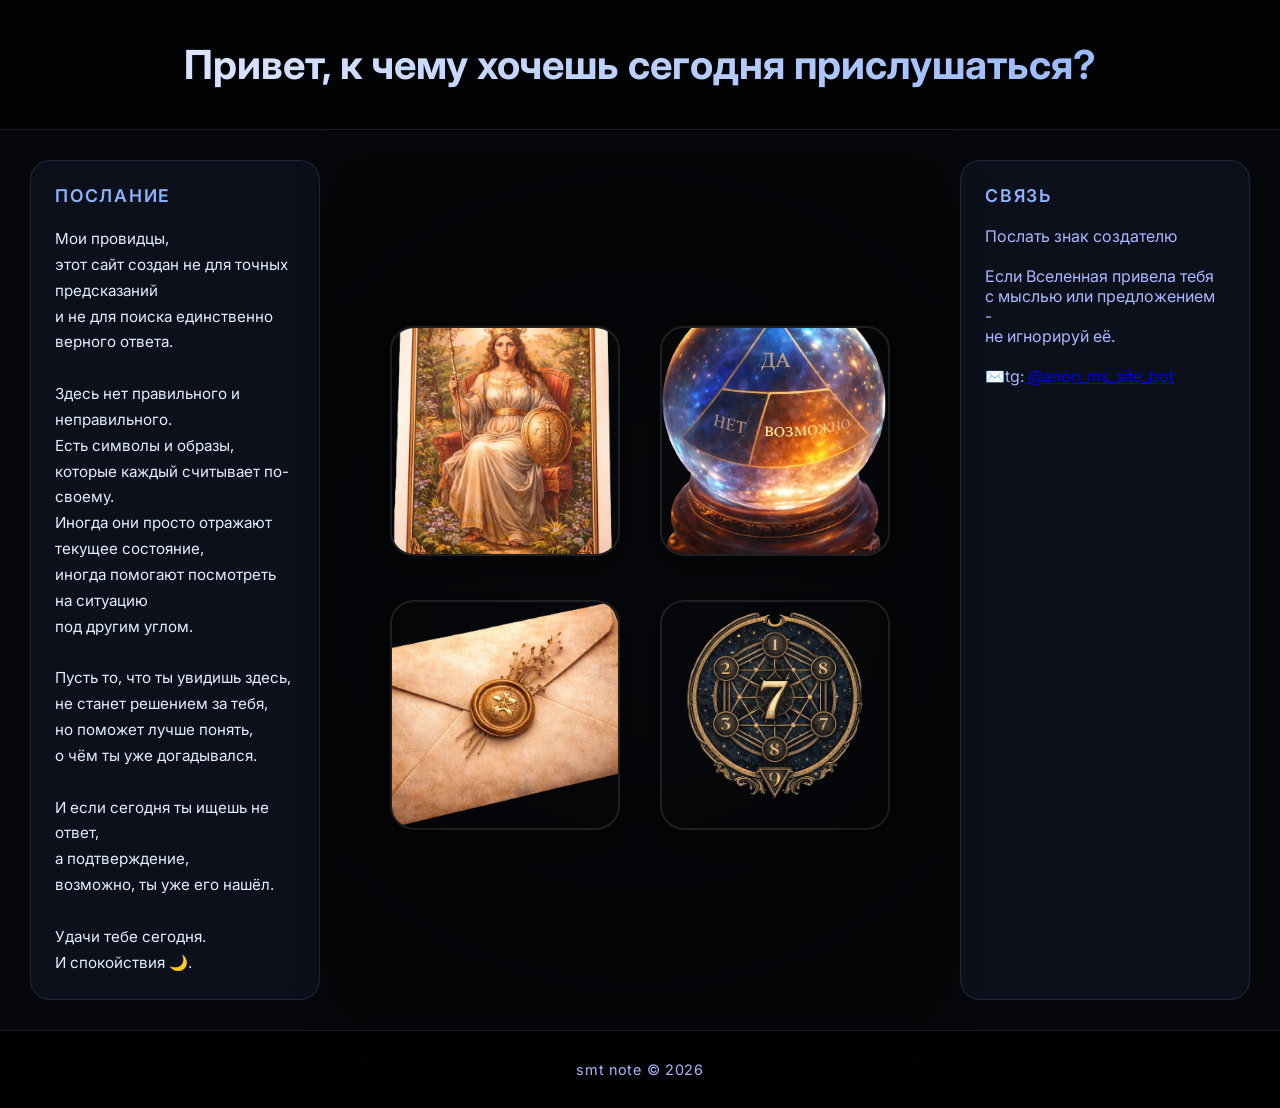
<file: index.html>
<!DOCTYPE html>
<html lang="ru">
<head>
    <meta charset="UTF-8">
    <meta name="viewport" content="width=device-width, initial-scale=1.0">
    <title>Оракул</title>
     <link rel="stylesheet" href="первый.css">
</head>
<body>
    <div class="header">
        <h1>Привет, к чему хочешь сегодня прислушаться?</h1>
    </div>

    <div class="container">
        <div class="lsidebar">
    <h3>Послание</h3>
    <p class="lside-text">
        Мои провидцы,<br>
        этот сайт создан не для точных предсказаний<br>
        и не для поиска единственно верного ответа.<br>
        <br>
        Здесь нет правильного и неправильного.<br>
        Есть символы и образы,<br>
        которые каждый считывает по-своему.<br>
        Иногда они просто отражают текущее состояние,<br>
        иногда помогают посмотреть на ситуацию<br>
        под другим углом.<br>
        <br>
        Пусть то, что ты увидишь здесь,<br>
        не станет решением за тебя,<br>
        но поможет лучше понять,<br>
        о чём ты уже догадывался.<br>
        <br>
        И если сегодня ты ищешь не ответ,<br>
        а подтверждение,<br>
        возможно, ты уже его нашёл.<br>
        <br>
        Удачи тебе сегодня.<br>
        И спокойствия 🌙.
    </p>
        </div>


        <div class="main">
            <!-- 
                ОПТИМИЗАЦИЯ ВИДЕО: 
                Вместо исходного тяжелого файла используется 'звездопад_opt.mp4'.
                Мы перекодировали его с помощью кодека H.265 (HEVC), что уменьшило размер 
                файла почти вдвое (с 1.2 МБ до ~650 КБ) без потери визуального качества.
            -->
            <video autoplay muted loop playsinline>
                <source src="видео/звездопад_opt.mp4" type="video/mp4">
            </video>

            <!-- 
                ОПТИМИЗАЦИЯ ИЗОБРАЖЕНИЙ: 
                Все картинки переведены из форматов PNG/JPG в современный формат WebP.
                WebP обеспечивает гораздо лучшее сжатие. Например, исходные PNG весили по 3.7 МБ, 
                а новые WebP весят в разы меньше, что ускоряет загрузку страницы.
            -->
            <div class="image-overlay">
                <div class="image-grid">
                    <a href="карта.html"><img src="фото/карта.webp" alt="Левая 1" onclick="this.style.transform='scale(0.9)'"></a>
                    <a href="шар.html"><img src="фото/шар.webp" alt="Правая 1" onclick="this.style.transform='scale(0.9)'"></a>
                    <a href="письмо.html"><img src="фото/письмо.webp" alt="Левая 2" onclick="this.style.transform='scale(0.9)'"></a>
                    <a href="карта3.html"><img src="фото/нумерология.webp" alt="Правая 2" onclick="this.style.transform='scale(0.9)'"></a>
                </div>
            </div>
        </div>

        <div class="rsidebar">
            <h3>Связь</h3>
            <p>Послать знак создателю <br>
            <br>
            Если Вселенная привела тебя<br>
            с мыслью или предложением - <br>
            не игнорируй её.<br>
            <br>
             ✉️tg:<a href="https://t.me/anon_ms_site_bot" target="_blank" rel="noopener noreferrer">
            @anon_ms_site_bot
        </a></p>
        </div>
    </div>

    <div class="footer">
        <p>smt note © 2026</p>
    </div>
</body>
</html>
</file>
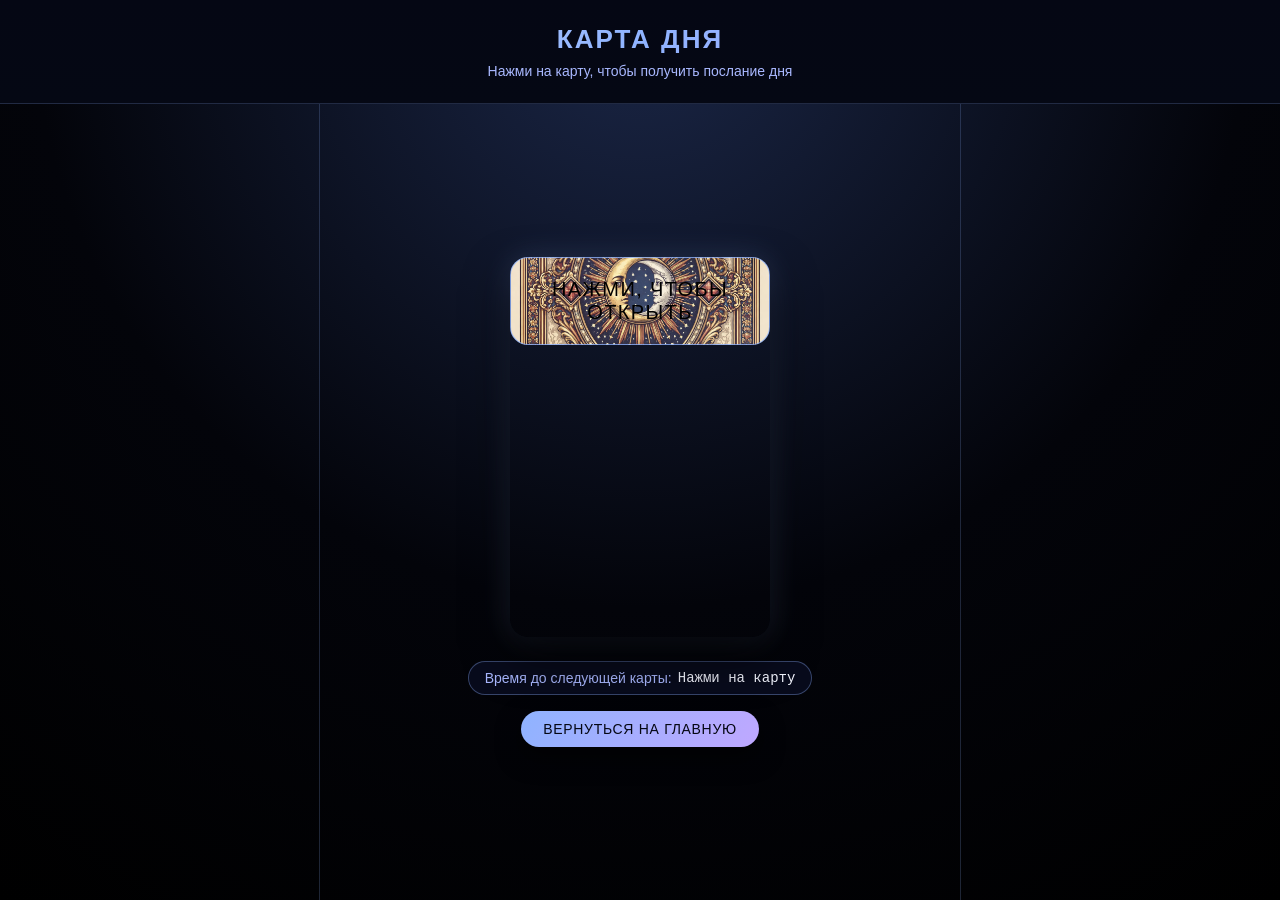
<file: карта.html>
<!DOCTYPE html>
<html lang="ru">
<head>
    <meta charset="UTF-8">
    <title>Карта дня</title>
    <link rel="stylesheet" href="карта.css">
</head>
<body>
    <header class="header">
        <h1>Карта дня</h1>
        <p class="subtitle">Нажми на карту, чтобы получить послание дня</p>
    </header>

    <div class="page-layout">
        <!-- Левая панель -->
        <aside class="sidebar sidebar-left"></aside>

        <!-- Центр с картой -->
        <main class="main">
            <div class="card-wrapper">
                <div class="card breathing" id="dailyCard">
                    <div class="card-inner">
                        <div class="card-face card-front">
                            <span class="card-placeholder-text">Нажми, чтобы открыть</span>
                        </div>
                        <div class="card-face card-back">
                            <h2 id="cardTitle">Название карты</h2>
                            <p id="cardText">Здесь появится предсказание.</p>
                        </div>
                    </div>
                </div>

                <div class="info-panel">
                    <div class="timer">
                        <span class="timer-label">Время до следующей карты:</span>
                        <span class="timer-value" id="timerDisplay">—:—:—</span>
                    </div>
                    <button class="btn-home" onclick="window.location.href='index.html'">
                        Вернуться на главную
                    </button>
                </div>
            </div>
        </main>

        <!-- Правая панель -->
        <aside class="sidebar sidebar-right"></aside>
    </div>

    <script src="карта.js"></script>
</body>
</html>
</file>
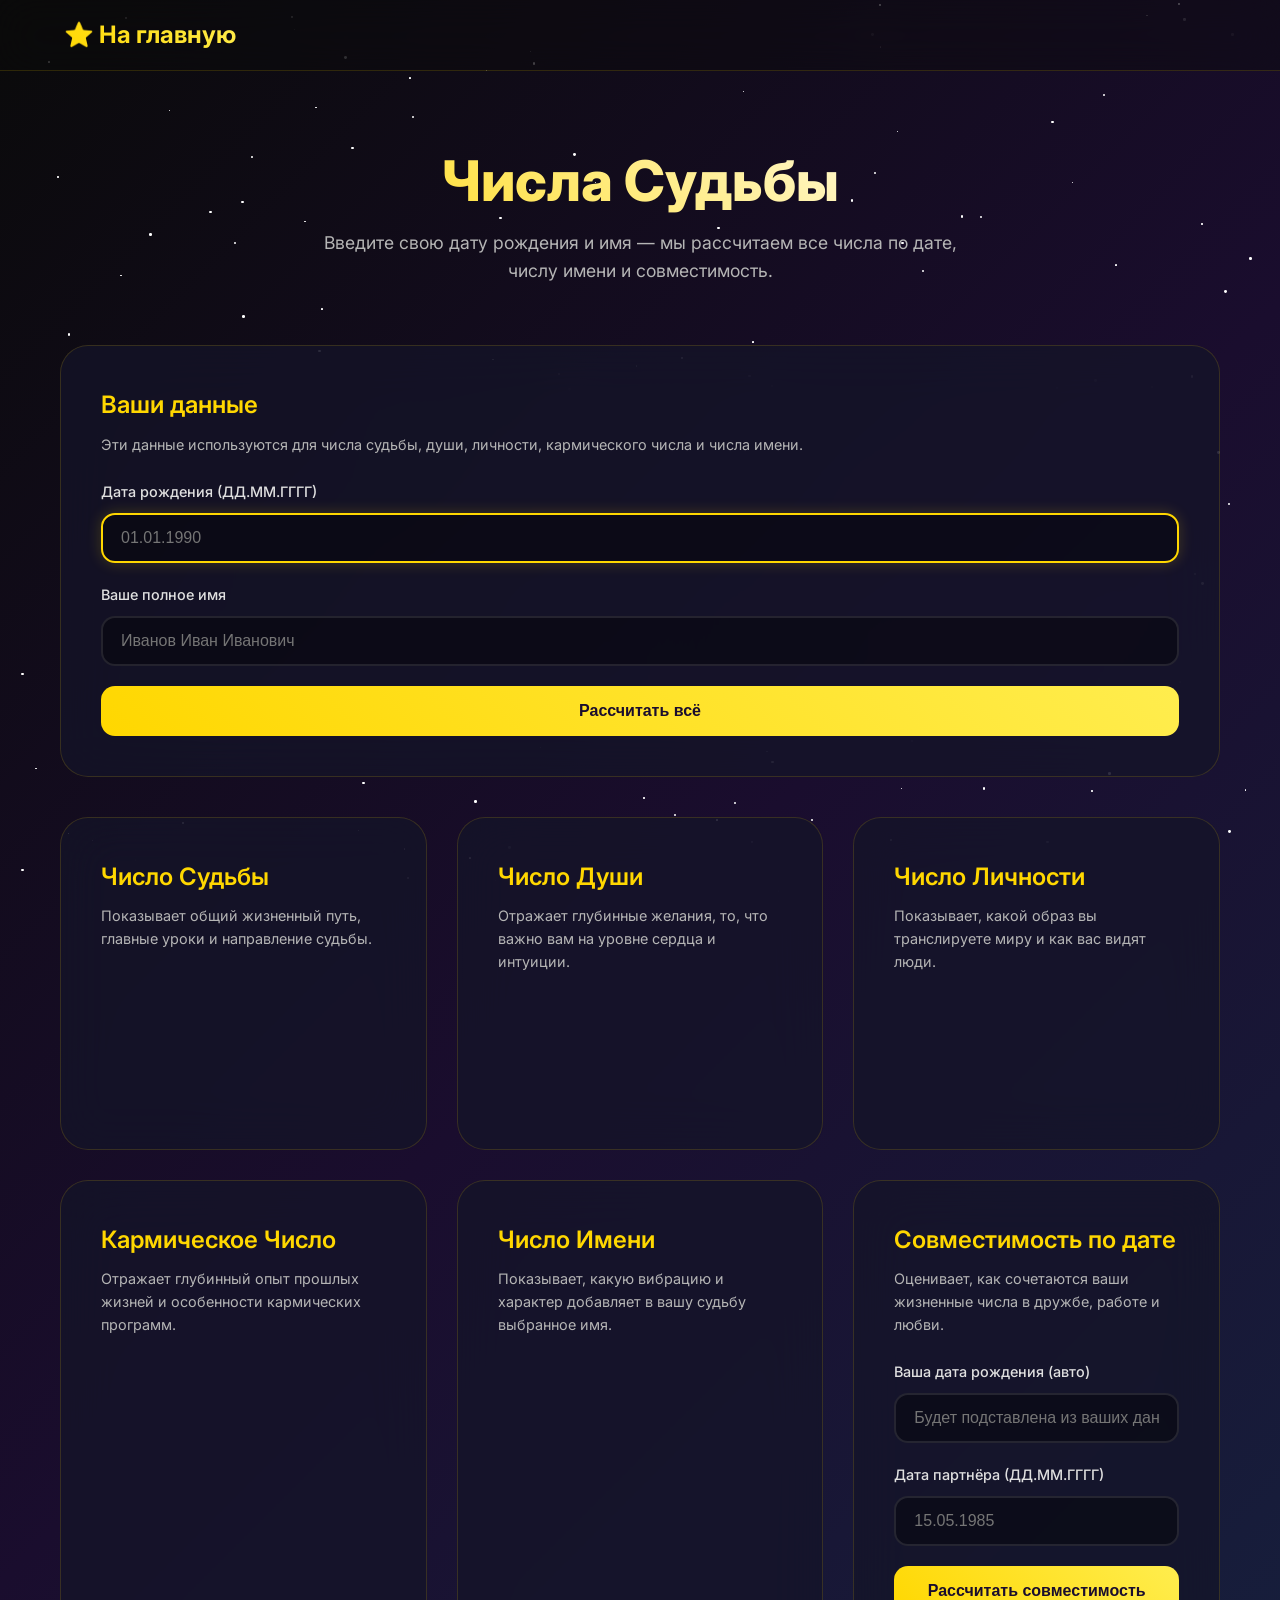
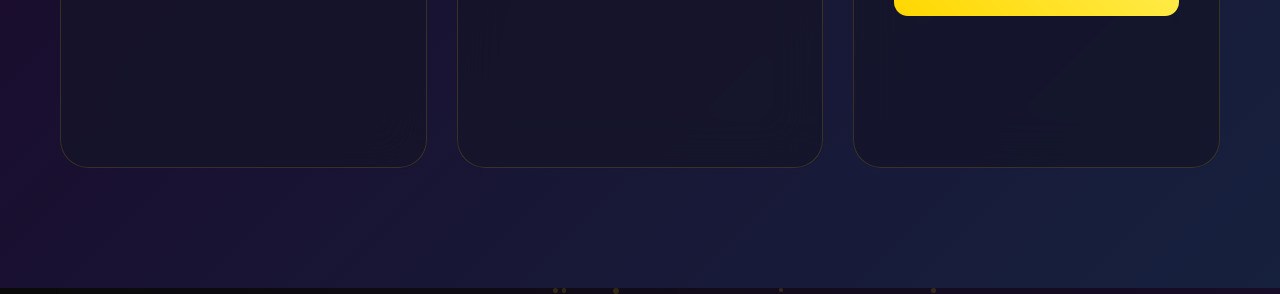
<file: карта3.html>
<!DOCTYPE html>
<html lang="ru">

<head>
    <meta charset="UTF-8">
    <title>Числа Судьбы - Нумерология</title>
    <meta name="viewport" content="width=device-width, initial-scale=1.0">
    <link rel="stylesheet" href="карта3.css">
</head>

<body>
    <div class="stars" id="stars"></div>

    <header class="header">
        <nav class="nav">
            <div class="logo" onclick="goHome()">
                ⭐ На главную
            </div>
        </nav>
    </header>


    <section class="hero">
        <h1>Числа Судьбы</h1>
        <p>Введите свою дату рождения и имя — мы рассчитаем все числа по дате, числу имени и совместимость.</p>
    </section>

    <section class="main-inputs">
        <div class="calc-card">
            <h3>Ваши данные</h3>
            <p class="section-note">Эти данные используются для числа судьбы, души, личности, кармического числа и числа
                имени.</p>
            <div class="input-group">
                <label>Дата рождения (ДД.ММ.ГГГГ)</label>
                <input type="text" id="userBirth" placeholder="01.01.1990" maxlength="10">
            </div>
            <div class="input-group">
                <label>Ваше полное имя</label>
                <input type="text" id="userName" placeholder="Иванов Иван Иванович">
            </div>
            <button class="calc-btn" onclick="calculateAll()">Рассчитать всё</button>
        </div>
    </section>

    <section class="calculators">
        <!-- Число судьбы -->
        <div class="calc-card">
            <h3>Число Судьбы</h3>
            <p class="section-note">Показывает общий жизненный путь, главные уроки и направление судьбы.</p>
            <div class="result" id="destinyResult">
                <p class="placeholder">Результат появится после расчета.</p>
            </div>
        </div>

        <!-- Число души -->
        <div class="calc-card">
            <h3>Число Души</h3>
            <p class="section-note">Отражает глубинные желания, то, что важно вам на уровне сердца и интуиции.</p>
            <div class="result" id="soulResult">
                <p class="placeholder">Результат появится после расчета.</p>
            </div>
        </div>

        <!-- Число личности -->
        <div class="calc-card">
            <h3>Число Личности</h3>
            <p class="section-note">Показывает, какой образ вы транслируете миру и как вас видят люди.</p>
            <div class="result" id="personalityResult">
                <p class="placeholder">Результат появится после расчета.</p>
            </div>
        </div>

        <!-- Кармическое число -->
        <div class="calc-card">
            <h3>Кармическое Число</h3>
            <p class="section-note">Отражает глубинный опыт прошлых жизней и особенности кармических программ.</p>
            <div class="result" id="karmaResult">
                <p class="placeholder">Результат появится после расчета.</p>
            </div>
        </div>

        <!-- Число имени -->
        <div class="calc-card">
            <h3>Число Имени</h3>
            <p class="section-note">Показывает, какую вибрацию и характер добавляет в вашу судьбу выбранное имя.</p>
            <div class="result" id="nameResult">
                <p class="placeholder">Результат появится после расчета.</p>
            </div>
        </div>

        <!-- Совместимость -->
        <div class="calc-card">
            <h3>Совместимость по дате</h3>
            <p class="section-note">Оценивает, как сочетаются ваши жизненные числа в дружбе, работе и любви.</p>

            <div class="input-group">
                <label>Ваша дата рождения (авто)</label>
                <input type="text" id="compUserDate" disabled placeholder="Будет подставлена из ваших данных">
            </div>
            <div class="input-group">
                <label>Дата партнёра (ДД.ММ.ГГГГ)</label>
                <input type="text" id="compOtherDate" placeholder="15.05.1985" maxlength="10">
            </div>
            <button class="calc-btn" onclick="calculateCompatibility()">Рассчитать совместимость</button>

            <div class="result" id="compResult">
                <p class="placeholder">Результат появится после расчета.</p>
            </div>
        </div>
    </section>

    <script src="карта3.js"></script>
</body>

</html>
</file>
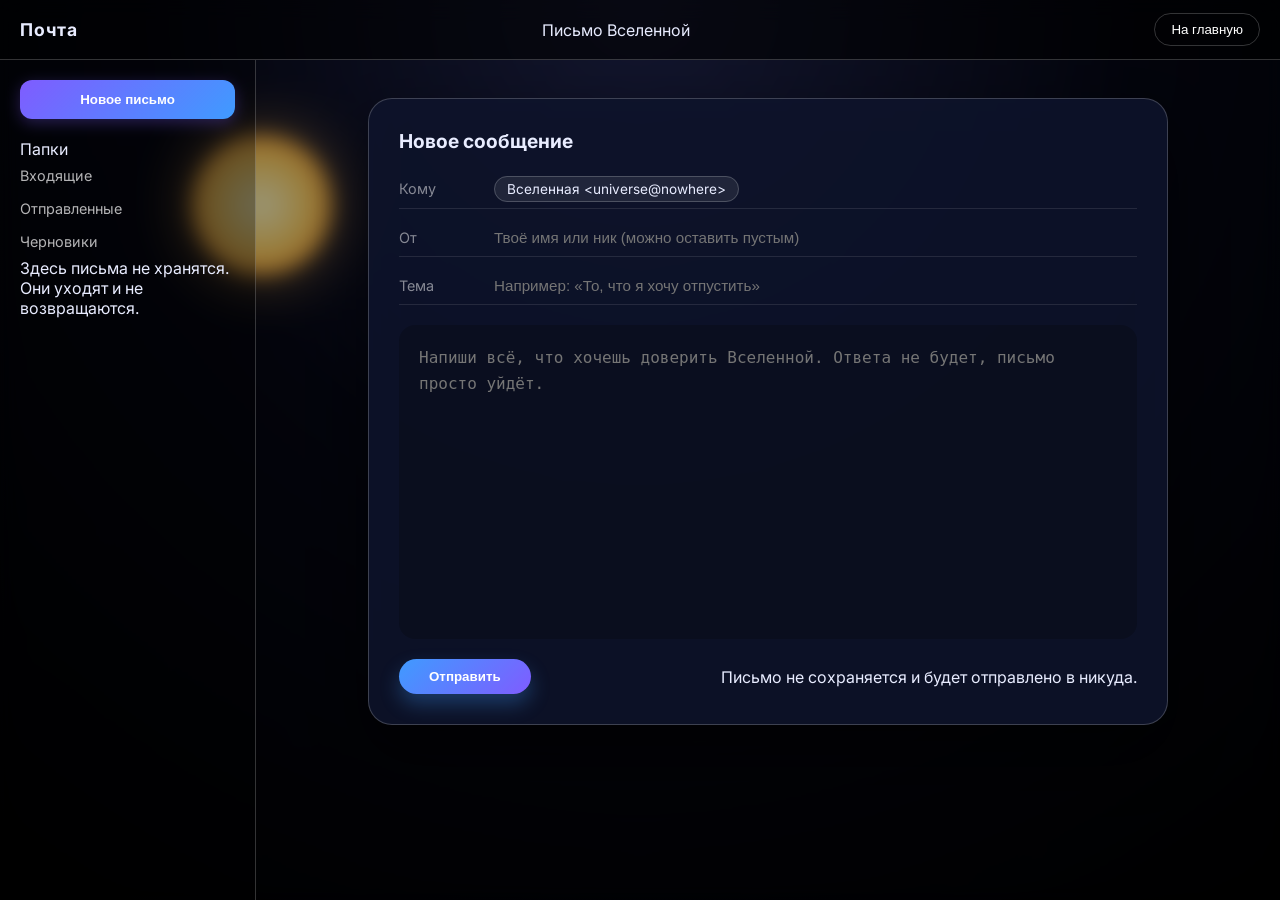
<file: письмо.html>
<!DOCTYPE html>
<html lang="ru">
<head>
  <meta charset="UTF-8" />
  <title>Письмо Вселенной</title>
  <meta name="viewport" content="width=device-width, initial-scale=1.0" />
  <link rel="stylesheet" href="letter.css" />
</head>
<body>
  <!-- Слой неба -->
  <div class="sky">
    <div class="sun"></div>
    <div class="moon"></div>
    <div class="stars"></div>
  </div>

  <!-- Приложение поверх неба -->
  <div class="app">
    <header class="topbar">
      <div class="topbar-logo">Почта</div>
      <div class="topbar-title">Письмо Вселенной</div>
      <button class="topbar-home" onclick="window.location.href='index.html'">
        На главную
      </button>
    </header>

    <main class="layout">
      <aside class="sidebar">
        <button class="btn-compose" disabled>Новое письмо</button>
        <div class="sidebar-section">
          <div class="sidebar-label">Папки</div>
          <ul>
            <li class="muted">Входящие</li>
            <li class="muted">Отправленные</li>
            <li class="muted">Черновики</li>
          </ul>
          <p class="sidebar-note">
            Здесь письма не хранятся. Они уходят и не возвращаются.
          </p>
        </div>
      </aside>

      <section class="center">
        <div class="compose">
          <div class="compose-header">
            <h1>Новое сообщение</h1>
          </div>

          <div class="compose-field">
            <label>Кому</label>
            <div class="compose-to">
              <span class="pill">Вселенная &lt;universe@nowhere&gt;</span>
            </div>
          </div>

          <div class="compose-field">
            <label for="nameInput">От</label>
            <input
              type="text"
              id="nameInput"
              placeholder="Твоё имя или ник (можно оставить пустым)"
            />
          </div>

          <div class="compose-field">
            <label for="subjectInput">Тема</label>
            <input
              type="text"
              id="subjectInput"
              placeholder="Например: «То, что я хочу отпустить»"
            />
          </div>

          <div class="compose-body-wrapper" id="bodyWrapper">
            <textarea
              id="bodyInput"
              placeholder="Напиши всё, что хочешь доверить Вселенной. Ответа не будет, письмо просто уйдёт."
            ></textarea>
          </div>

          <div class="compose-footer">
            <button id="sendBtn" class="btn-send">Отправить</button>
            <span class="status" id="statusText">
              Письмо не сохраняется и будет отправлено в никуда.
            </span>
          </div>
        </div>
      </section>
    </main>
  </div>

  <script src="letter.js"></script>
</body>
</html>
</file>
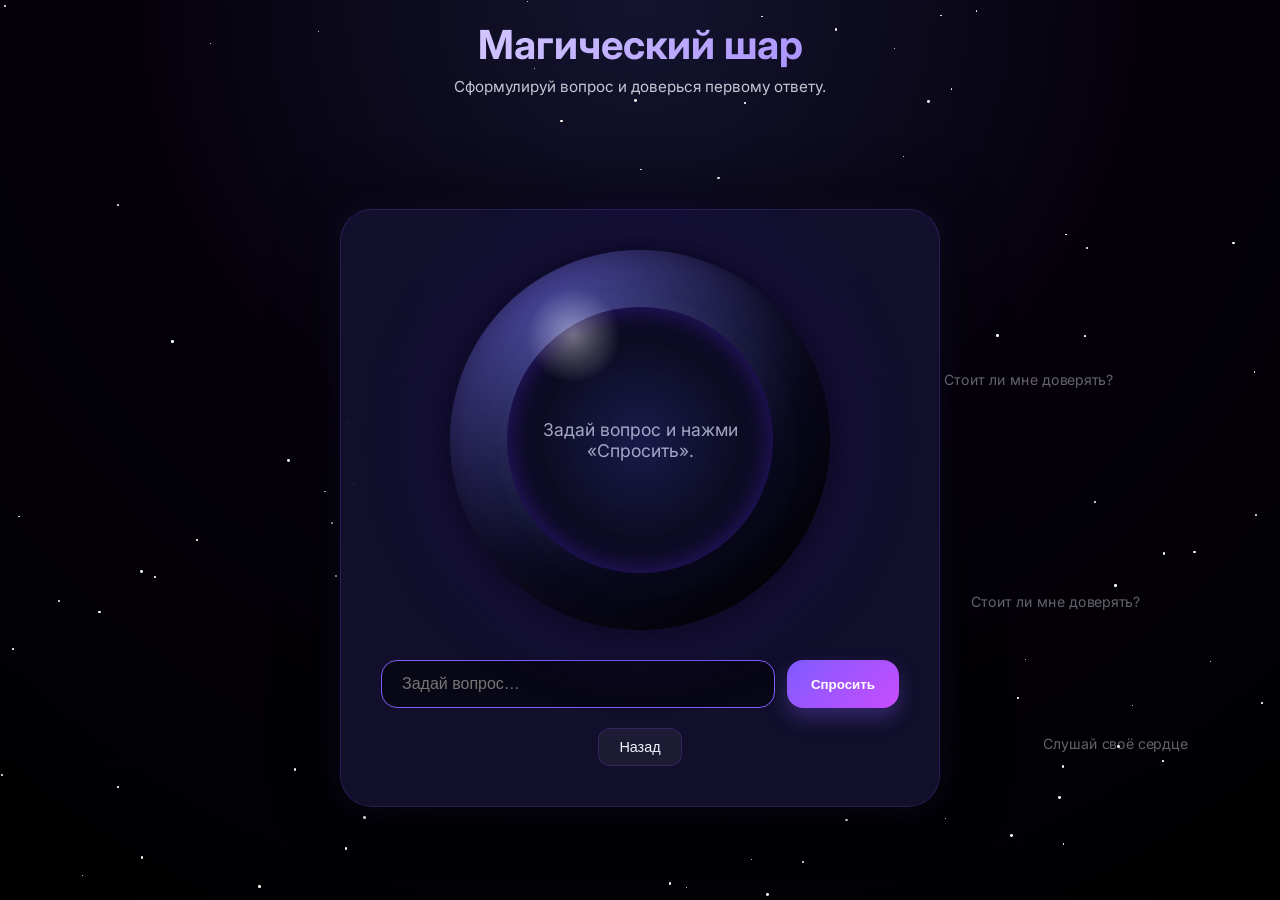
<file: шар.html>
<!DOCTYPE html>
<html lang="ru">
<head>
  <meta charset="UTF-8" />
  <title>Магический шар</title>
  <meta name="viewport" content="width=device-width, initial-scale=1.0" />
  <link rel="stylesheet" href="шар.css" />
</head>
<body>
  <!-- Звёздный фон -->
  <div id="stars"></div>

  <main class="page">
    <header class="header">
      <h1>Магический шар</h1>
      <p class="subtitle">Сформулируй вопрос и доверься первому ответу.</p>
    </header>

    <!-- Слой с летающими вопросами по всей странице -->
    <div class="whispers" id="whispersLayer"></div>

    <!-- Центр с шаром -->
    <section class="center-row">
      <div class="center-inner">
        <div class="ball-wrapper">
          <div class="ball float" id="magicBall">
            <div class="ball-inner">
              <div class="ball-mist" id="ballMist"></div>
              <div class="ball-text" id="ballText">
                Задай вопрос и нажми «Спросить».
              </div>
              <div class="ball-answer" id="ballAnswer"></div>
            </div>
          </div>
        </div>

        <div class="form">
          <input
            type="text"
            id="questionInput"
            placeholder="Задай вопрос…"
            autocomplete="off"
          />
          <button id="askBtn" class="btn-main">Спросить</button>
        </div>

        <p class="after-text" id="afterText"></p>

        <div class="actions">

          <button
            class="btn-home"
            onclick="window.location.href='index.html'"
          >
            Назад
          </button>
        </div>
      </div>
    </section>
  </main>

  <script src="шар.js"></script>
</body>
</html>
</file>
<file: первый.css>
/* 
   ПЕРВЫЙ.CSS — Основные стили главной страницы
   Здесь реализована «резиновая» (адаптивная) верстка с использованием современных CSS-функций (clamp, flex, grid)
   и визуальный стиль «стекляного морфизма» (glassmorphism).
*/

@import url('https://fonts.googleapis.com/css2?family=Inter:wght@300;400;500;600;700&display=swap');

* {
    margin: 0;
    padding: 0;
    box-sizing: border-box;
}

:root {
    /* Цветовая палитра: глубокий космос и лунное сияние */
    --bg-dark: #05070a;
    --bg-card: rgba(15, 20, 35, 0.7);
    --text-primary: #e6ecff;
    --text-secondary: #a9b8ff;
    --accent-blue: #8fb3ff;
    --accent-purple: #bfa8ff;
    --glass-border: rgba(143, 179, 255, 0.15);
}

body {
    font-family: 'Inter', sans-serif;
    background: var(--bg-dark);
    color: var(--text-primary);
    min-height: 100vh;
    display: flex;
    flex-direction: column;
    overflow-x: hidden;
}

/* ШАПКА: эффект размытия (backdrop-filter) создает ощущение премиального стекла */
.header {
    text-align: center;
    padding: clamp(20px, 5vh, 40px) 20px;
    background: rgba(0, 0, 0, 0.5);
    backdrop-filter: blur(15px);
    border-bottom: 1px solid var(--glass-border);
    position: sticky;
    top: 0;
    z-index: 100;
}

/* ГРАДИЕНТНЫЙ ЗАГОЛОВОК: плавно переливается от синего к фиолетовому */
.header h1 {
    font-size: clamp(1.5rem, 4vw, 2.5rem);
    font-weight: 700;
    margin: 0;
    background: linear-gradient(120deg, var(--text-primary), var(--accent-blue), var(--accent-purple));
    background-size: 200% 200%;
    -webkit-background-clip: text;
    background-clip: text;
    color: transparent;
    animation: heading-glow 6s ease-in-out infinite alternate;
}

@keyframes heading-glow {
    0% {
        background-position: 0% 50%;
    }

    100% {
        background-position: 100% 50%;
    }
}

/* КОНТЕЙНЕР: использует гибкую разметку, которая подстраивается под экран */
.container {
    flex: 1;
    display: flex;
    gap: 20px;
    padding: clamp(10px, 3vw, 30px);
    max-width: 1600px;
    margin: 0 auto;
    width: 100%;
}

/* САЙДБАРЫ: боковые панели с тонким свечением и размытием фона */
.lsidebar,
.rsidebar {
    flex: 1;
    padding: 24px;
    border-radius: 20px;
    background: var(--bg-card);
    backdrop-filter: blur(10px);
    border: 1px solid var(--glass-border);
    color: var(--text-secondary);
    position: relative;
    overflow: hidden;
    transition: transform 0.3s ease, box-shadow 0.3s ease;
}

.lsidebar:hover,
.rsidebar:hover {
    transform: translateY(-5px);
    box-shadow: 0 15px 35px rgba(0, 0, 0, 0.4), 0 0 20px rgba(143, 179, 255, 0.1);
}

.lsidebar h3,
.rsidebar h3 {
    margin-bottom: 20px;
    font-size: 1.1rem;
    font-weight: 600;
    letter-spacing: 0.1em;
    text-transform: uppercase;
    color: var(--accent-blue);
}

.lside-text {
    font-size: clamp(0.85rem, 1.5vw, 0.95rem);
    line-height: 1.7;
    color: var(--text-primary);
}

/* ЦЕНТРАЛЬНАЯ ЧАСТЬ: видео-фон и сетка интерактивных карточек */
.main {
    flex: 2.5;
    position: relative;
    border-radius: 24px;
    overflow: hidden;
    box-shadow: 0 10px 40px rgba(0, 0, 0, 0.6);
}

.main video {
    width: 100%;
    height: 100%;
    object-fit: cover;
    display: block;
    filter: brightness(0.6);
}

.image-overlay {
    position: absolute;
    inset: 0;
    display: flex;
    align-items: center;
    justify-content: center;
    background: radial-gradient(circle at center, transparent 20%, rgba(0, 0, 0, 0.4) 100%);
    pointer-events: none;
}

.image-grid {
    display: grid;
    grid-template-columns: repeat(2, 1fr);
    gap: clamp(15px, 4vw, 40px);
    width: min(500px, 90%);
    pointer-events: none;
}

/* КАРТОЧКИ-ССЫЛКИ: при наведении увеличиваются и светятся */
.image-grid a {
    pointer-events: auto;
}

.image-grid a img {
    width: 100%;
    aspect-ratio: 1;
    border-radius: 24px;
    object-fit: cover;
    border: 2px solid rgba(255, 255, 255, 0.1);
    box-shadow: 0 8px 30px rgba(0, 0, 0, 0.5);
    transition: all 0.6s cubic-bezier(0.23, 1, 0.32, 1);
    cursor: pointer;
}

.image-grid a:hover img {
    transform: scale(1.15) translateY(-10px);
    border-color: var(--accent-blue);
    box-shadow:
        0 20px 40px rgba(0, 0, 0, 0.7),
        0 0 25px rgba(143, 179, 255, 0.8),
        0 0 40px rgba(143, 179, 255, 0.6);
    filter: brightness(1.15) saturate(1.2);
}

.image-grid a:nth-child(odd):hover img {
    transform: scale(1.15) translateY(-10px) rotate(-3deg);
}


/* Индивидуальные повороты для живости */
.image-grid a:nth-child(odd):hover img {
    transform: scale(1.15) translateY(-10px) rotate(-3deg);
}

.image-grid a:nth-child(even):hover img {
    transform: scale(1.15) translateY(-10px) rotate(3deg);
}

/* ПОДВАЛ */
.footer {
    padding: 30px;
    text-align: center;
    background: rgba(0, 0, 0, 0.8);
    border-top: 1px solid var(--glass-border);
    color: var(--text-secondary);
    font-size: 0.9rem;
    letter-spacing: 0.05em;
}

/* --- АДАПТИВНОСТЬ (РЕЗИНОВАЯ ВЕРСТКА) --- */

/* Планшеты: переходим с 3 колонок на вертикальный стек */
@media (max-width: 1100px) {
    .container {
        flex-direction: column;
    }

    .main {
        order: -1;
        /* Видео с кнопками всегда сверху */
        min-height: 50vh;
    }

    .lsidebar,
    .rsidebar {
        flex: none;
        width: 100%;
    }
}

/* Смартфоны: уменьшаем отступы и перестраиваем сетку */
@media (max-width: 600px) {
    .container {
        padding: 15px;
    }

    .image-grid {
        gap: 15px;
    }

    .image-grid a img {
        border-radius: 16px;
    }
}
</file>
<file: карта.css>
* {
    margin: 0;
    padding: 0;
    box-sizing: border-box;
}

body {
    min-height: 100vh;
    font-family: Arial, sans-serif;
    background: radial-gradient(circle at top, #1b2748 0%, #03040a 55%, #000000 100%);
    color: #e6ecff;
    display: flex;
    flex-direction: column;
}

/* Заголовок */
.header {
    text-align: center;
    padding: 24px 16px;
    background: linear-gradient(180deg, #050714 0%, #050814 100%);
    border-bottom: 1px solid rgba(143, 179, 255, 0.2);
}

.header h1 {
    font-size: 26px;
    letter-spacing: 0.08em;
    text-transform: uppercase;
    background: linear-gradient(120deg, #E6ECFF, #8FB3FF, #BFA8FF);
    -webkit-background-clip: text;
    background-clip: text;
    color: transparent;
}

.subtitle {
    margin-top: 8px;
    font-size: 14px;
    color: #a9b8ff;
}

/* Каркас страницы */
.page-layout {
    flex: 1;
    display: flex;
    min-height: 0;
    position: relative;
    z-index: 1;
}

/* Боковые панели как фоновые картинки */
.sidebar {
    width: 320px;
    padding: 0;
    overflow: hidden;
    background-position: center top;
    background-repeat: no-repeat;
    background-size: cover;
    transition: box-shadow 0.4s ease, border-color 0.4s ease;
}

.sidebar-left {
    border-right: 1px solid rgba(143, 179, 255, 0.2);
}

.sidebar-right {
    border-left: 1px solid rgba(143, 179, 255, 0.2);
}

/* небесное свечение */
.sidebar.sidebar-glow {
    box-shadow:
        0 0 18px rgba(143, 179, 255, 0.9),
        0 0 35px rgba(143, 179, 255, 0.5);
    border-color: rgba(143, 179, 255, 0.9);
}

/* Центр */
.main {
    flex: 1;
    display: flex;
    align-items: center;
    justify-content: center;
    padding: 24px;
    min-width: 0;
}

.card-wrapper {
    display: flex;
    flex-direction: column;
    align-items: center;
    gap: 24px;
}

/* Карта — точно сверху и кликабельна */
.card {
    width: 260px;
    height: 380px;
    perspective: 1200px;
    cursor: pointer;
    position: relative;
    z-index: 5;
}

.card-inner {
    width: 100%;
    height: 100%;
    position: relative;
    transform-style: preserve-3d;
    border-radius: 18px;
    box-shadow:
        0 20px 45px rgba(0, 0, 0, 0.65),
        0 0 30px rgba(143, 179, 255, 0.2);
    transition: transform 0.8s cubic-bezier(0.23, 1, 0.32, 1),
        box-shadow 0.4s;
}

/* Дыхание */
.breathing .card-inner {
    animation: breathe 4.5s ease-in-out infinite;
}

@keyframes breathe {

    0%,
    100% {
        transform: translateY(0) scale(1);
        box-shadow:
            0 20px 45px rgba(0, 0, 0, 0.65),
            0 0 30px rgba(143, 179, 255, 0.2);
    }

    50% {
        transform: translateY(-6px) scale(1.03);
        box-shadow:
            0 28px 55px rgba(0, 0, 0, 0.8),
            0 0 40px rgba(143, 179, 255, 0.35);
    }
}

/* Переворот */
.card.flipped .card-inner {
    animation: none;
    transform: rotateY(180deg);
}

/* Стороны карты */
.card-face {
    position: absolute;
    inset: 0;
    border-radius: 18px;
    backface-visibility: hidden;
    padding: 20px 18px;
    display: flex;
    flex-direction: column;
    justify-content: center;
}

.card-front {
    /* ОПТИМИЗАЦИЯ: Используем .webp версию рубашки карты для быстрой загрузки. */
    background-image: url("фото/рубашка.webp");
    background-size: cover;
    /* растянуть на всю область карты */
    background-position: center;
    /* центрировать внутри */
    background-repeat: no-repeat;
    border: 1px solid rgba(143, 179, 255, 0.8);
    position: relative;
    overflow: hidden;
}

.card-front::before {
    content: "";
    position: absolute;
    inset: -40%;
    background:
        radial-gradient(circle at 20% 0%, rgba(191, 168, 255, 0.22), transparent 60%),
        radial-gradient(circle at 80% 100%, rgba(143, 179, 255, 0.28), transparent 65%);
    mix-blend-mode: screen;
    opacity: 0.9;
}

.card-placeholder-text {
    position: relative;
    text-align: center;
    font-size: 20px;
    letter-spacing: 0.07em;
    text-transform: uppercase;
    color: #000;
}

.card-back {
    background: radial-gradient(circle at top, #0f1530 0%, #050713 55%, #020208 100%);
    border: 1px solid rgba(191, 168, 255, 0.9);
    transform: rotateY(180deg);
    color: #e6ecff;
    gap: 12px;
}

.card-back h2 {
    font-size: 20px;
    margin-bottom: 8px;
    color: #f3f0ff;
}

.card-back p {
    font-size: 14px;
    line-height: 1.55;
    color: #cdd7ff;
}

/* Панель с таймером и кнопкой */
.info-panel {
    display: flex;
    flex-direction: column;
    align-items: center;
    gap: 12px;
}

.timer {
    background: rgba(10, 14, 32, 0.85);
    border-radius: 999px;
    padding: 8px 16px;
    border: 1px solid rgba(143, 179, 255, 0.35);
    display: flex;
    gap: 6px;
    align-items: center;
    font-size: 14px;
}

.timer-label {
    color: #a9b8ff;
}

.timer-value {
    font-family: "Consolas", "Courier New", monospace;
    color: #f4f6ff;
}

/* Кнопка домой */
.btn-home {
    margin-top: 4px;
    padding: 10px 22px;
    border-radius: 999px;
    border: none;
    font-size: 14px;
    letter-spacing: 0.05em;
    text-transform: uppercase;
    cursor: pointer;
    background: linear-gradient(120deg, #8FB3FF, #BFA8FF);
    color: #050713;
    box-shadow: 0 10px 25px rgba(0, 0, 0, 0.6);
    transition: transform 0.2s, box-shadow 0.2s, filter 0.2s;
}

.btn-home:hover {
    transform: translateY(-2px);
    box-shadow: 0 14px 30px rgba(0, 0, 0, 0.75);
    filter: brightness(1.05);
}

.btn-home:active {
    transform: translateY(1px);
    box-shadow: 0 8px 18px rgba(0, 0, 0, 0.7);
}

/* --- АДАПТИВНАЯ (РЕЗИНОВАЯ) ВЕРСТКА --- */

@media (max-width: 900px) {
    .page-layout {
        flex-direction: column;
        /* Сайдбары и карта теперь в один столбец */
        align-items: center;
    }

    .sidebar {
        width: 100%;
        /* Сайдбары растягиваются на всю ширину */
        height: 200px;
        /* Ограничиваем высоту для компактности */
        background-size: cover;
        border: none;
    }

    /* Настраиваем границы для стекинга */
    .sidebar-left {
        border-bottom: 1px solid rgba(143, 179, 255, 0.2);
    }

    .sidebar-right {
        order: 5;
        /* Правый сайдбар уходит вниз под основной контент */
        border-top: 1px solid rgba(143, 179, 255, 0.2);
    }

    .main {
        padding: 24px 10px;
        width: 100%;
        min-height: auto;
        /* Убираем фиксированную высоту если была */
    }

    .card {
        width: 220px;
        /* Уменьшаем карту для средних экранов */
        height: 320px;
    }
}

@media (max-width: 480px) {
    .header {
        padding: 15px 10px;
    }

    .header h1 {
        font-size: 20px;
    }

    .subtitle {
        font-size: 12px;
    }

    .card {
        width: 190px;
        /* Еще меньше для смартфонов */
        height: 280px;
    }

    .card-placeholder-text {
        font-size: 16px;
    }

    .card-back h2 {
        font-size: 16px;
    }

    .card-back p {
        font-size: 12px;
        line-height: 1.4;
    }

    .sidebar {
        height: 150px;
        /* Совсем узкие сайдбары на мобильных */
    }
}
</file>
<file: карта3.css>
/* 
   КАРТА3.CSS — Стили для страницы нумерологических расчетов
   Здесь используется «стеклянный морфизм» (glassmorphism) и переменные для быстрого управления темой.
*/

@import url('https://fonts.googleapis.com/css2?family=Inter:wght@300;400;500;600;700&display=swap');

* {
    margin: 0;
    padding: 0;
    box-sizing: border-box;
}

:root {
    /* Основные цвета темы: золото, глубокий фиолетовый и звездный белый */
    --gold-primary: #ffd700;
    --gold-light: #ffed4e;
    --bg-dark: #0a0a0a;
    --bg-gradient: linear-gradient(135deg, #0a0a0a 0%, #1a0d2e 50%, #16213e 100%);
    --glass-bg: rgba(20, 20, 40, 0.75);
    --glass-border: rgba(255, 215, 0, 0.15);
    --text-primary: #e0e0e0;
    --text-secondary: #b5b5b5;
}

body {
    font-family: 'Inter', sans-serif;
    background: var(--bg-gradient);
    color: var(--text-primary);
    min-height: 100vh;
    overflow-x: hidden;
    position: relative;
    line-height: 1.6;
}

/* ЗВЕЗДНОЕ НЕБО: фиксированный слой за всеми элементами */
.stars {
    position: fixed;
    inset: 0;
    pointer-events: none;
    z-index: 1;
}

.star {
    position: absolute;
    background: #fff;
    border-radius: 50%;
    animation: twinkle 3s infinite;
}

@keyframes twinkle {

    0%,
    100% {
        opacity: 0.3;
        transform: scale(1);
    }

    50% {
        opacity: 1;
        transform: scale(1.2);
    }
}

/* ШАПКА: компактная и «стеклянная» */
.header {
    position: sticky;
    top: 0;
    z-index: 100;
    padding: 16px 0;
    backdrop-filter: blur(20px);
    background: rgba(10, 10, 10, 0.4);
    border-bottom: 1px solid var(--glass-border);
}

.nav {
    max-width: 1200px;
    margin: 0 auto;
    padding: 0 24px;
    display: flex;
    align-items: center;
    justify-content: space-between;
}

.logo {
    font-size: clamp(1.2rem, 3vw, 1.5rem);
    font-weight: 700;
    background: linear-gradient(45deg, var(--gold-primary), var(--gold-light));
    -webkit-background-clip: text;
    background-clip: text;
    color: transparent;
    cursor: pointer;
    transition: transform 0.3s ease;
}

.logo:hover {
    transform: scale(1.05);
}

/* ГЕРОЙ-СЕКЦИЯ: заголовок с использованием функции clamp для идеального масштабирования */
.hero {
    position: relative;
    z-index: 10;
    text-align: center;
    padding: clamp(40px, 10vh, 80px) 20px 20px;
    max-width: 900px;
    margin: 0 auto;
}

.hero h1 {
    font-size: clamp(2rem, 6vw, 3.5rem);
    line-height: 1.1;
    font-weight: 800;
    margin-bottom: 16px;
    background: linear-gradient(45deg, var(--gold-primary), #ffffff, var(--gold-primary));
    background-size: 200% auto;
    -webkit-background-clip: text;
    background-clip: text;
    color: transparent;
    animation: gradientShift 4s linear infinite;
}

@keyframes gradientShift {
    to {
        background-position: 200% center;
    }
}

.hero p {
    font-size: clamp(0.95rem, 2vw, 1.1rem);
    color: var(--text-secondary);
    max-width: 650px;
    margin: 0 auto;
}

/* ФОРМА ВВОДА: центральная карточка */
.main-inputs {
    max-width: 1200px;
    margin: 40px auto 0;
    padding: 0 20px;
    position: relative;
    z-index: 10;
}

.calc-card {
    background: var(--glass-bg);
    backdrop-filter: blur(25px);
    border: 1px solid var(--glass-border);
    border-radius: 28px;
    padding: clamp(24px, 5vw, 40px);
    transition: all 0.4s cubic-bezier(0.165, 0.84, 0.44, 1);
    display: flex;
    flex-direction: column;
    height: 100%;
}

.calc-card:hover {
    transform: translateY(-8px);
    border-color: rgba(255, 215, 0, 0.4);
    box-shadow: 0 30px 60px rgba(0, 0, 0, 0.8), 0 0 20px rgba(255, 215, 0, 0.1);
}

.calc-card h3 {
    font-size: 1.5rem;
    color: var(--gold-primary);
    margin-bottom: 8px;
    font-weight: 600;
}

.section-note {
    font-size: 0.9rem;
    color: var(--text-secondary);
    margin-bottom: 24px;
}

/* СЕТКА РЕЗУЛЬТАТОВ: автоматическое распределение колонок */
.calculators {
    max-width: 1200px;
    margin: 40px auto;
    padding: 0 20px 80px;
    display: grid;
    grid-template-columns: repeat(auto-fit, minmax(340px, 1fr));
    gap: 30px;
    position: relative;
    z-index: 10;
}

/* ИНПУТЫ И КНОПКИ */
.input-group {
    margin-bottom: 20px;
}

.input-group label {
    display: block;
    margin-bottom: 10px;
    font-size: 0.9rem;
    font-weight: 500;
    color: var(--text-primary);
}

.input-group input {
    width: 100%;
    padding: 14px 18px;
    border-radius: 14px;
    border: 2px solid rgba(255, 255, 255, 0.1);
    background: rgba(0, 0, 0, 0.4);
    color: #fff;
    font-size: 1rem;
    transition: all 0.3s ease;
}

.input-group input:focus {
    outline: none;
    border-color: var(--gold-primary);
    box-shadow: 0 0 15px rgba(255, 215, 0, 0.2);
}

.calc-btn {
    width: 100%;
    padding: 16px;
    border-radius: 14px;
    border: none;
    background: linear-gradient(45deg, var(--gold-primary), var(--gold-light));
    color: #1a0d2e;
    font-weight: 700;
    font-size: 1rem;
    cursor: pointer;
    transition: all 0.3s cubic-bezier(0.175, 0.885, 0.32, 1.275);
}

.calc-btn:hover {
    transform: scale(1.02);
    box-shadow: 0 15px 30px rgba(255, 215, 0, 0.3);
}

/* ВЫВОД РЕЗУЛЬТАТОВ */
.result {
    margin-top: 20px;
    padding: 20px;
    border-radius: 18px;
    background: rgba(255, 215, 0, 0.05);
    border-left: 4px solid var(--gold-primary);
    opacity: 0;
    transform: translateY(15px);
    transition: all 0.5s ease;
}

.result.show {
    opacity: 1;
    transform: translateY(0);
}

.result-title {
    font-weight: 700;
    font-size: 1rem;
    color: var(--gold-primary);
    margin-bottom: 6px;
    text-transform: uppercase;
    letter-spacing: 0.05em;
}

.result-number {
    font-size: 1.4rem;
    font-weight: 800;
    margin-bottom: 8px;
}

.result-meaning {
    font-size: 0.95rem;
    color: var(--text-primary);
    line-height: 1.5;
}

/* ШКАЛЫ СОВМЕСТИМОСТИ */
.compat-bars {
    margin-top: 15px;
}

.compat-row {
    display: flex;
    align-items: center;
    gap: 12px;
    margin-bottom: 10px;
}

.compat-label {
    min-width: 80px;
    font-size: 0.85rem;
    color: var(--text-secondary);
}

.compat-bar {
    flex: 1;
    height: 10px;
    border-radius: 5px;
    background: rgba(255, 255, 255, 0.05);
    overflow: hidden;
}

.compat-fill {
    height: 100%;
    border-radius: 5px;
    background: linear-gradient(90deg, #ff4d4d, var(--gold-primary), #4dff88);
    width: 0;
    transition: width 1s cubic-bezier(0.34, 1.56, 0.64, 1);
}

/* ЧАСТИЦЫ */
.particle {
    position: absolute;
    background: rgba(255, 215, 0, 0.15);
    border-radius: 50%;
    pointer-events: none;
    animation: floatParticle 8s infinite linear;
}

@keyframes floatParticle {
    0% {
        transform: translateY(100vh) rotate(0);
        opacity: 0;
    }

    20% {
        opacity: 1;
    }

    80% {
        opacity: 1;
    }

    100% {
        transform: translateY(-100px) rotate(360deg);
        opacity: 0;
    }
}

/* АДАПТИВНОСТЬ */
@media (max-width: 768px) {
    .calculators {
        grid-template-columns: 1fr;
    }
}
</file>
<file: letter.css>
/* 
   LETTER.CSS — Стили для страницы «Письмо Вселенной»
   Здесь создается мечтательная, небесная атмосфера с использованием 
   динамических градиентов, «мягкого» стекла и плавной типографики.
*/

@import url('https://fonts.googleapis.com/css2?family=Inter:wght@300;400;500;600;700&display=swap');

* {
  margin: 0;
  padding: 0;
  box-sizing: border-box;
}

:root {
  --day-sky: linear-gradient(180deg, #5fa8ff 0%, #b8ddff 50%, #eef6ff 100%);
  --night-sky: radial-gradient(circle at top, #20254e 0%, #050714 45%, #000000 100%);
  --glass-bg: rgba(255, 255, 255, 0.08);
  --glass-border: rgba(255, 255, 255, 0.2);
  --accent-blue: #3f9bff;
  --accent-purple: #7f5cff;
}

body {
  font-family: 'Inter', sans-serif;
  color: #e8ecff;
  min-height: 100vh;
  overflow-x: hidden;
  transition: background 1.5s ease;
}

/* -------- НЕБЕСНЫЙ ФОН -------- */
.sky {
  position: fixed;
  inset: 0;
  z-index: 0;
  pointer-events: none;
}

.sky::before {
  content: "";
  position: absolute;
  inset: 0;
  background: var(--night-sky);
  transition: background 1.5s ease;
}

/* Светила: Солнце и Луна */
.sun,
.moon {
  position: absolute;
  width: clamp(80px, 15vw, 140px);
  height: clamp(80px, 15vw, 140px);
  border-radius: 50%;
  top: 15%;
  left: 15%;
  opacity: 0;
  transition: all 1.2s cubic-bezier(0.4, 0, 0.2, 1);
}

.sun {
  background: radial-gradient(circle, #fff9c5 0%, #ffd56a 45%, #f7a83b 70%, transparent 85%);
  box-shadow: 0 0 60px rgba(255, 190, 92, 0.6);
}

.moon {
  background: radial-gradient(circle, #ffffff 0%, #d7e5ff 40%, #9ab0ff 65%, transparent 85%);
  box-shadow: 0 0 50px rgba(135, 170, 255, 0.5);
}

/* Звезды */
.stars {
  position: absolute;
  inset: 0;
  opacity: 0.5;
  background-image:
    radial-gradient(1px 1px at 20% 30%, #fff, transparent),
    radial-gradient(1.5px 1.5px at 50% 70%, #fff, transparent),
    radial-gradient(1px 1px at 80% 40%, #fff, transparent);
  background-size: 200px 200px;
  animation: starsTwinkle 10s infinite alternate;
}

@keyframes starsTwinkle {
  from {
    opacity: 0.3;
  }

  to {
    opacity: 0.7;
  }
}

/* -------- ИНТЕРФЕЙС ПРИЛОЖЕНИЯ -------- */
.app {
  position: relative;
  z-index: 10;
  min-height: 100vh;
  display: flex;
  flex-direction: column;
  background: rgba(0, 0, 0, 0.4);
  backdrop-filter: blur(10px);
}

/* Шапка ("Почтовый клиент") */
.topbar {
  height: 60px;
  padding: 0 20px;
  display: flex;
  align-items: center;
  justify-content: space-between;
  background: rgba(0, 0, 0, 0.6);
  border-bottom: 1px solid var(--glass-border);
}

.topbar-logo {
  font-weight: 700;
  font-size: 1.1rem;
  letter-spacing: 1px;
}

.topbar-home {
  padding: 8px 16px;
  border-radius: 20px;
  border: 1px solid var(--glass-border);
  background: transparent;
  color: #fff;
  cursor: pointer;
  transition: all 0.3s ease;
}

.topbar-home:hover {
  background: var(--glass-bg);
  transform: translateY(-1px);
}

/* Основная область */
.layout {
  flex: 1;
  display: flex;
}

/* Боковая панель (Имитация почты) */
.sidebar {
  width: clamp(200px, 20vw, 260px);
  background: rgba(0, 0, 0, 0.3);
  border-right: 1px solid var(--glass-border);
  padding: 20px;
}

.btn-compose {
  width: 100%;
  padding: 12px;
  border-radius: 12px;
  border: none;
  background: linear-gradient(135deg, var(--accent-purple), var(--accent-blue));
  color: #fff;
  font-weight: 600;
  margin-bottom: 20px;
  box-shadow: 0 4px 15px rgba(127, 92, 255, 0.3);
}

.sidebar-section ul {
  list-style: none;
}

.sidebar-section li {
  padding: 8px 0;
  font-size: 0.9rem;
  color: rgba(255, 255, 255, 0.7);
  cursor: default;
}

/* Окно создания письма */
.center {
  flex: 1;
  display: flex;
  justify-content: center;
  align-items: flex-start;
  padding: clamp(10px, 3vw, 40px);
}

.compose {
  width: 100%;
  max-width: 800px;
  background: rgba(15, 20, 45, 0.85);
  backdrop-filter: blur(25px);
  border: 1px solid var(--glass-border);
  border-radius: 24px;
  padding: clamp(15px, 4vw, 30px);
  box-shadow: 0 30px 60px rgba(0, 0, 0, 0.5);
  display: flex;
  flex-direction: column;
  gap: 20px;
}

.compose-header h1 {
  font-size: 1.2rem;
  margin-bottom: 5px;
}

.compose-field {
  display: flex;
  align-items: center;
  gap: 15px;
  padding-bottom: 10px;
  border-bottom: 1px solid rgba(255, 255, 255, 0.1);
}

.compose-field label {
  width: 80px;
  color: rgba(255, 255, 255, 0.5);
  font-size: 0.9rem;
}

.pill {
  padding: 4px 12px;
  background: var(--glass-bg);
  border-radius: 20px;
  font-size: 0.85rem;
  border: 1px solid var(--glass-border);
}

.compose-field input {
  flex: 1;
  background: transparent;
  border: none;
  color: #fff;
  outline: none;
  font-size: 0.95rem;
}

/* Текстовое поле */
.compose-body-wrapper {
  background: rgba(0, 0, 0, 0.2);
  border-radius: 16px;
  padding: 5px;
}

#bodyInput {
  width: 100%;
  min-height: 300px;
  background: transparent;
  border: none;
  color: #fff;
  padding: 15px;
  font-size: 1rem;
  line-height: 1.6;
  outline: none;
  resize: none;
}

/* Футер и кнопка */
.compose-footer {
  display: flex;
  align-items: center;
  justify-content: space-between;
}

.btn-send {
  padding: 10px 30px;
  border-radius: 25px;
  border: none;
  background: linear-gradient(135deg, var(--accent-blue), var(--accent-purple));
  color: #fff;
  font-weight: 700;
  cursor: pointer;
  transition: all 0.3s ease;
  box-shadow: 0 10px 20px rgba(63, 155, 255, 0.3);
}

.btn-send:hover:not(:disabled) {
  transform: translateY(-2px);
  box-shadow: 0 15px 30px rgba(63, 155, 255, 0.5);
}

.btn-send:disabled {
  opacity: 0.5;
  cursor: not-allowed;
}

/* Анимация отправки */
.compose-body-wrapper.sending {
  animation: letterFly 1.5s cubic-bezier(0.55, 0.055, 0.675, 0.19) forwards;
}

@keyframes letterFly {
  0% {
    transform: translateY(0) scale(1);
    opacity: 1;
  }

  100% {
    transform: translateY(-300px) scale(0.5) rotate(5deg);
    opacity: 0;
    filter: blur(10px);
  }
}

/* АДАПТИВНОСТЬ */
@media (max-width: 768px) {
  .sidebar {
    display: none;
  }

  .center {
    padding: 15px;
  }

  .compose {
    border-radius: 0;
    min-height: calc(100vh - 60px);
  }
}
</file>
<file: шар.css>
/* 
   ШАР.CSS — Стили для страницы «Магический Шар»
   Здесь реализована глубокая атмосфера мистики с помощью градиентов, 
   анимаций шёпота и «резиновой» верстки через clamp().
*/

@import url('https://fonts.googleapis.com/css2?family=Inter:wght@300;400;500;600;700&display=swap');

* {
  box-sizing: border-box;
  margin: 0;
  padding: 0;
}

:root {
  --bg-dark: #050510;
  --accent-purple: #7f5cff;
  --accent-magenta: #c84cff;
  --glass-bg: rgba(20, 18, 50, 0.85);
  --glass-border: rgba(127, 92, 255, 0.2);
  --text-main: #f4f4ff;
}

body {
  font-family: 'Inter', sans-serif;
  background: radial-gradient(circle at top, #141430 0, #05010b 45%, #000 100%);
  color: var(--text-main);
  min-height: 100vh;
  overflow-x: hidden;
  display: flex;
  flex-direction: column;
}

/* ФОНОВЫЕ ЭФФЕКТЫ */
#stars {
  position: fixed;
  inset: 0;
  z-index: 0;
  pointer-events: none;
}

.star {
  position: absolute;
  background: white;
  border-radius: 50%;
  animation: twinkle linear infinite;
}

@keyframes twinkle {

  0%,
  100% {
    opacity: 0.3;
    transform: scale(0.8);
  }

  50% {
    opacity: 1;
    transform: scale(1.2);
  }
}

/* СЛОЙ ШЁПОТОВ: летающие полупрозрачные фразы */
.whispers {
  position: fixed;
  inset: 0;
  pointer-events: none;
  z-index: 1;
}

.whisper-item {
  position: absolute;
  font-size: 0.8rem;
  color: rgba(244, 244, 255, 0.4);
  opacity: 0;
  filter: blur(4px);
  transition: all 0.8s ease;
  white-space: nowrap;
}

.whisper-item.visible {
  opacity: 1;
  filter: blur(0px);
  transform: scale(1.1);
}

/* ОСНОВНОЙ КОНТЕНТ */
.page {
  position: relative;
  z-index: 10;
  flex: 1;
  display: flex;
  flex-direction: column;
  padding: 20px;
  max-width: 1200px;
  margin: 0 auto;
  width: 100%;
}

.header {
  text-align: center;
  margin-bottom: clamp(20px, 5vh, 40px);
}

.header h1 {
  font-size: clamp(1.8rem, 5vw, 2.5rem);
  font-weight: 700;
  background: linear-gradient(135deg, #fff, var(--accent-purple));
  -webkit-background-clip: text;
  background-clip: text;
  color: transparent;
}

.subtitle {
  font-size: 0.95rem;
  opacity: 0.8;
  margin-top: 8px;
}

/* КОНТЕЙНЕР ШАРА: стеклянный морфизм */
.center-row {
  flex: 1;
  display: flex;
  justify-content: center;
  align-items: center;
}

.center-inner {
  background: var(--glass-bg);
  backdrop-filter: blur(20px);
  border: 1px solid var(--glass-border);
  border-radius: 32px;
  padding: clamp(20px, 4vw, 40px);
  box-shadow: 0 0 60px rgba(0, 0, 0, 0.8), 0 0 30px rgba(127, 92, 255, 0.15);
  max-width: 600px;
  width: 100%;
  text-align: center;
}

/* МАГИЧЕСКИЙ ШАР: сложная визуализация с тенями и бликами */
.ball-wrapper {
  margin-bottom: 30px;
  perspective: 1000px;
}

.ball {
  width: clamp(240px, 50vw, 380px);
  height: clamp(240px, 50vw, 380px);
  border-radius: 50%;
  background: radial-gradient(circle at 30% 20%, #4a4a9a, #0a0a20 60%, #000 100%);
  box-shadow:
    0 0 50px rgba(0, 0, 0, 0.9),
    0 0 80px rgba(76, 40, 200, 0.4),
    inset -10px -10px 40px rgba(0, 0, 0, 0.8),
    inset 10px 10px 40px rgba(127, 92, 255, 0.2);
  margin: 0 auto;
  position: relative;
  overflow: hidden;
  display: flex;
  align-items: center;
  justify-content: center;
}

.ball::after {
  content: "";
  position: absolute;
  top: 10%;
  left: 20%;
  width: 25%;
  height: 25%;
  background: radial-gradient(circle, rgba(255, 255, 255, 0.4), transparent 70%);
  border-radius: 50%;
  pointer-events: none;
}

/* АНИМАЦИИ ПЛАВАНИЯ И ВРАЩЕНИЯ */
.float {
  animation: magicFloat 5s ease-in-out infinite;
}

@keyframes magicFloat {

  0%,
  100% {
    transform: translateY(0) rotate(0);
  }

  50% {
    transform: translateY(-15px) rotate(1deg);
  }
}

.ball-rotating {
  animation: spiritualWave 1s cubic-bezier(0.45, 0.05, 0.55, 0.95);
}

@keyframes spiritualWave {
  0% {
    transform: scale(1) rotate(0);
  }

  50% {
    transform: scale(1.05) rotate(5deg);
    filter: brightness(1.3);
  }

  100% {
    transform: scale(1) rotate(0);
  }
}

/* ВНУТРЕННИЙ ЭКРАН ШАРА */
.ball-inner {
  position: absolute;
  inset: 15%;
  border-radius: 50%;
  background: radial-gradient(circle at center, #1a1a4a, #050510 80%);
  box-shadow: 0 0 30px rgba(76, 40, 200, 0.6) inset;
  display: flex;
  align-items: center;
  justify-content: center;
  padding: 20px;
}

.ball-mist {
  position: absolute;
  inset: 0;
  background: radial-gradient(circle, rgba(127, 92, 255, 0.3), transparent 70%);
  opacity: 0;
  transition: opacity 0.5s ease;
  filter: blur(10px);
}

.ball-mist.visible {
  opacity: 1;
}

.ball-text {
  font-size: clamp(0.9rem, 2vw, 1.1rem);
  color: rgba(224, 230, 255, 0.7);
  transition: all 0.4s ease;
}

.ball-text.hidden {
  opacity: 0;
  transform: scale(0.9);
}

.ball-answer {
  position: absolute;
  font-size: clamp(1.2rem, 3.5vw, 1.8rem);
  font-weight: 800;
  text-transform: uppercase;
  letter-spacing: 0.1em;
  color: #fff;
  text-shadow: 0 0 15px rgba(127, 92, 255, 1);
  opacity: 0;
  transform: scale(0.8);
  transition: all 0.6s cubic-bezier(0.175, 0.885, 0.32, 1.275);
}

.ball-answer.visible {
  opacity: 1;
  transform: scale(1);
}

/* ФОРМА И КНОПКИ */
.form {
  display: flex;
  gap: 12px;
  margin-top: 20px;
}

.form input {
  flex: 1;
  padding: 14px 20px;
  border-radius: 16px;
  border: 1px solid var(--glass-border);
  background: rgba(0, 0, 0, 0.5);
  color: #fff;
  font-size: 1rem;
  outline: none;
  transition: border-color 0.3s ease;
}

.form input:focus {
  border-color: var(--accent-purple);
}

.btn-main {
  padding: 0 24px;
  border-radius: 16px;
  border: none;
  background: linear-gradient(135deg, var(--accent-purple), var(--accent-magenta));
  color: #fff;
  font-weight: 700;
  cursor: pointer;
  transition: all 0.3s ease;
  box-shadow: 0 10px 20px rgba(127, 92, 255, 0.3);
}

.btn-main:hover:not(:disabled) {
  transform: translateY(-2px);
  box-shadow: 0 15px 30px rgba(127, 92, 255, 0.5);
}

.btn-main:disabled {
  opacity: 0.5;
  cursor: not-allowed;
}

.actions {
  margin-top: 20px;
  display: flex;
  justify-content: center;
  gap: 15px;
}

.btn-home {
  padding: 10px 20px;
  border-radius: 12px;
  border: 1px solid var(--glass-border);
  background: rgba(255, 255, 255, 0.05);
  color: var(--text-main);
  cursor: pointer;
  font-size: 0.9rem;
  transition: all 0.3s ease;
}

.btn-home:hover {
  background: rgba(255, 255, 255, 0.1);
}

/* АДАПТИВНОСТЬ */
@media (max-width: 500px) {
  .form {
    flex-direction: column;
  }

  .btn-main {
    padding: 14px;
  }

  .center-inner {
    border-radius: 24px;
  }
}
</file>
